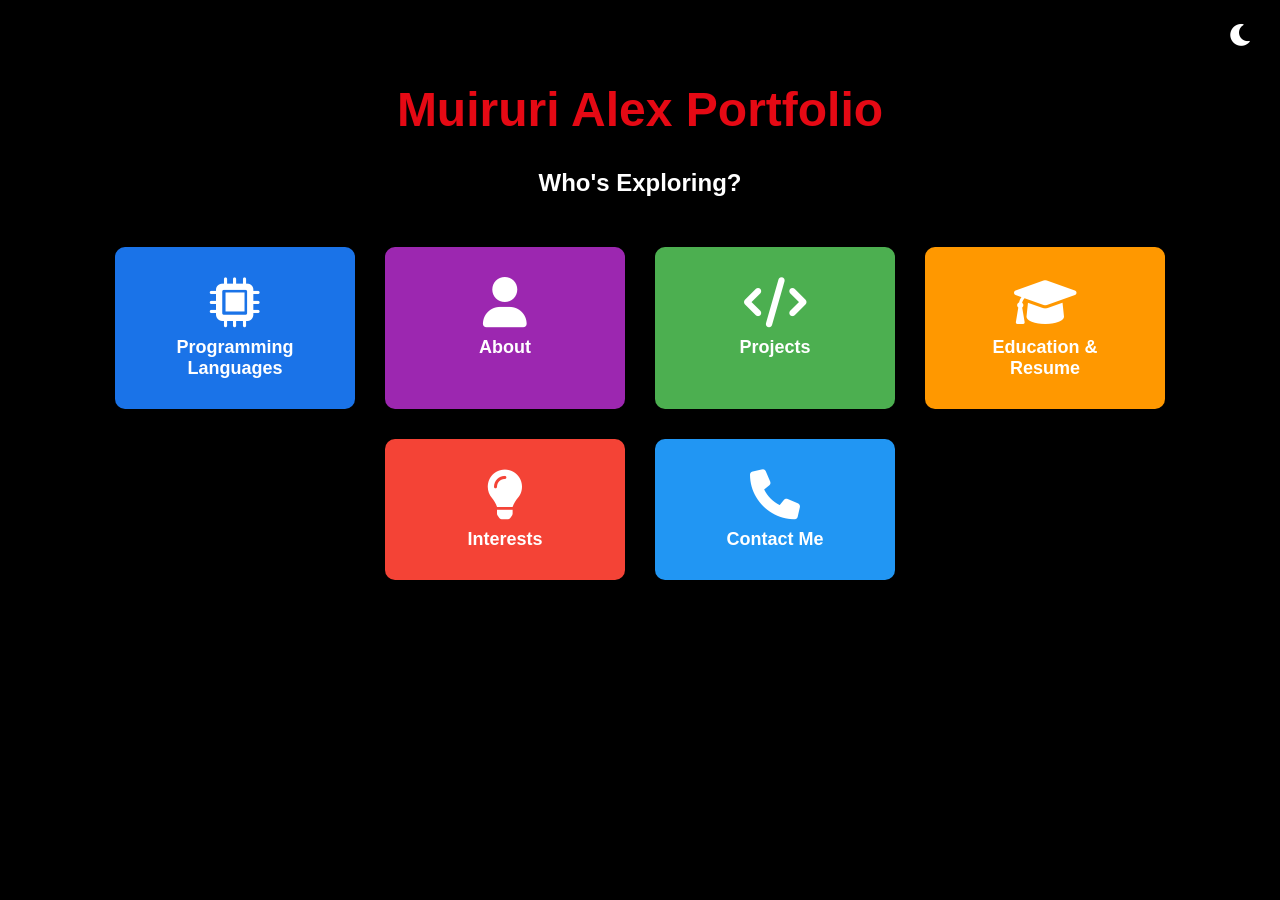
<file: index.html>
<!DOCTYPE html>
<html lang="en">
<head>
    <!-- Meta tags for character encoding and responsive design -->
    <meta charset="UTF-8">
    <meta name="viewport" content="width=device-width, initial-scale=1.0">
    <title>Muiruri Alex Portfolio</title>

    <!-- Font Awesome CDN for using icons -->
    <link rel="stylesheet" href="https://cdnjs.cloudflare.com/ajax/libs/font-awesome/6.0.0/css/all.min.css">

    <!-- Internal CSS styles for layout and theme -->
    <style>
        /* General body styles */
        body {
            background-color: black;
            color: white;
            font-family: Arial, sans-serif;
            text-align: center;
            margin: 0;
            padding: 0;
            transition: background 0.3s, color 0.3s;
        }

        /* Container for entire page content */
        .container {
            padding: 50px;
        }

        /* Main heading style */
        h1 {
            color: #e50914;
            font-size: 3rem;
            text-shadow: 2px 2px 4px rgba(0,0,0,0.5);
        }

        /* Flexbox layout for profile options */
        .profiles-container {
            display: flex;
            justify-content: center;
            gap: 30px;
            margin-top: 50px;
            flex-wrap: wrap;
        }

        /* Styling for each profile option */
        .profile {
            background-color: rgba(255, 255, 255, 0.1);
            padding: 30px;
            border-radius: 10px;
            text-align: center;
            cursor: pointer;
            transition: transform 0.3s, background 0.3s;
            width: 180px;
        }

        /* Hover effect for profile boxes */
        .profile:hover {
            transform: scale(1.1);
            background-color: rgba(255, 255, 255, 0.2);
        }

        /* Icon styling within profiles */
        .profile i {
            font-size: 50px;
            margin-bottom: 10px;
        }

        /* Text label under each icon */
        .profile span {
            display: block;
            font-size: 18px;
            font-weight: bold;
        }

        /* Theme toggle button styling (moon/sun icon) */
        .theme-toggle {
            position: absolute;
            top: 20px;
            right: 20px;
            font-size: 25px;
            cursor: pointer;
            background: none;
            border: none;
            color: white;
            transition: color 0.3s;
        }

        .theme-toggle:hover {
            color: #e50914;
        }

        /* Light mode background and text color overrides */
        body.light-mode {
            background-color: white;
            color: black;
        }

        /* Light mode for profile containers */
        body.light-mode .profile {
            background-color: rgba(0, 0, 0, 0.1);
        }

        /* Light mode hover effect */
        body.light-mode .profile:hover {
            background-color: rgba(0, 0, 0, 0.2);
        }

        /* Light mode theme icon color */
        body.light-mode .theme-toggle {
            color: black;
        }

    </style>
</head>
<body>

    <!-- Theme toggle button (switch between dark and light mode) -->
    <button class="theme-toggle" onclick="toggleTheme()">
        <i class="fas fa-moon"></i>
    </button>

    <!-- Main content container -->
    <div class="container">
        <!-- Portfolio header -->
        <h1>Muiruri Alex Portfolio</h1>

        <!-- Section title -->
        <h2>Who's Exploring?</h2>

        <!-- Grid of profile categories -->
        <div class="profiles-container">
            <!-- Profile 1: Programming Languages -->
            <div class="profile" style="background-color: #1a73e8;" onclick="location.href='languages.html';">
                <i class="fas fa-microchip"></i>
                <span>Programming Languages</span>
            </div>

            <!-- Profile 2: About -->
            <div class="profile" style="background-color: #9c27b0;" onclick="location.href='about.html';">
                <i class="fas fa-user"></i>
                <span>About</span>
            </div>

            <!-- Profile 3: Projects -->
            <div class="profile" style="background-color: #4caf50;" onclick="location.href='projects.html';">
                <i class="fas fa-code"></i>
                <span>Projects</span>
            </div>

            <!-- Profile 4: Education & Resume -->
            <div class="profile" style="background-color: #ff9800;" onclick="location.href='education.html';">
                <i class="fas fa-graduation-cap"></i>
                <span>Education & Resume</span>
            </div>

            <!-- Profile 5: Interests -->
            <div class="profile" style="background-color: #f44336;" onclick="location.href='interests.html';">
                <i class="fas fa-lightbulb"></i>
                <span>Interests</span>
            </div>

            <!-- Profile 6: Contact Me -->
            <div class="profile" style="background-color: #2196F3;" onclick="location.href='contact.html';">
                <i class="fas fa-phone"></i>
                <span>Contact Me</span>
            </div>
        </div>
    </div>

    <!-- JavaScript to toggle between light and dark theme -->
    <script>
        function toggleTheme() {
            // Toggle light-mode class on body
            document.body.classList.toggle('light-mode');

            // Change the icon (moon/sun) based on current theme
            let icon = document.querySelector('.theme-toggle i');
            if (document.body.classList.contains('light-mode')) {
                icon.classList.remove('fa-moon');
                icon.classList.add('fa-sun');
            } else {
                icon.classList.remove('fa-sun');
                icon.classList.add('fa-moon');
            }
        }
    </script>

</body>
</html>
</file>
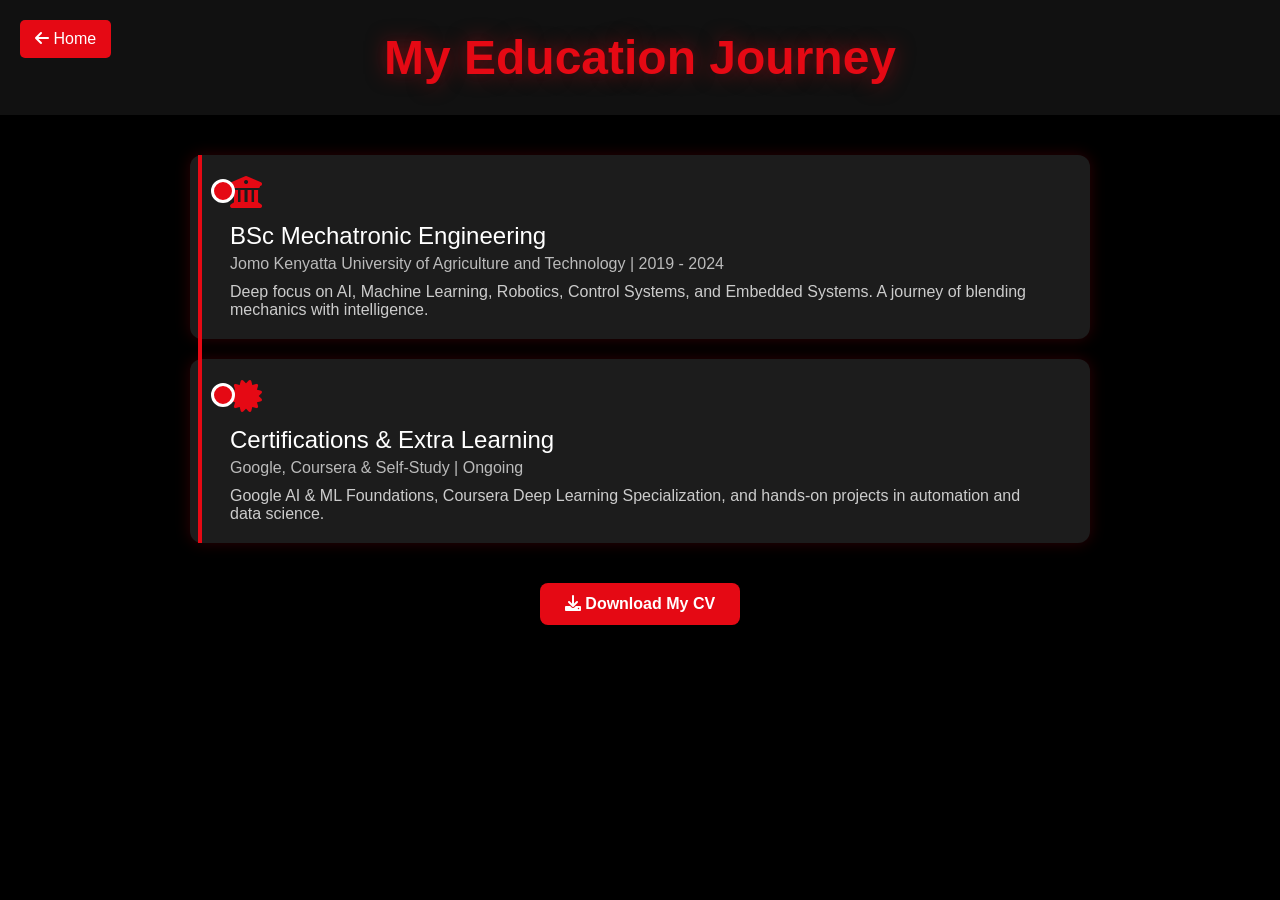
<file: education.html>
<!DOCTYPE html>
<html lang="en">
<head>
  <meta charset="UTF-8" />
  <meta name="viewport" content="width=device-width, initial-scale=1.0"/>
  <title>Education - Muiruri Alex</title>
  <link rel="stylesheet" href="https://cdnjs.cloudflare.com/ajax/libs/font-awesome/6.0.0/css/all.min.css"/>
  <style>
    body {
      background-color: #000;
      color: #fff;
      font-family: 'Helvetica Neue', sans-serif;
      margin: 0;
      padding: 0;
    }

    header {
      background-color: #111;
      padding: 30px 0;
      text-align: center;
    }

    header h1 {
      color: #e50914;
      font-size: 3rem;
      text-shadow: 0 0 20px rgba(229, 9, 20, 0.5);
      margin: 0;
    }

    /* Vertical Timeline Container */
    .timeline {
      position: relative;
      max-width: 900px;
      margin: 40px auto;
      padding: 0 20px;
    }

    /* The vertical line */
    .timeline::after {
      content: '';
      position: absolute;
      width: 4px;
      background-color: #e50914;
      top: 0;
      bottom: 0;
      left: 30px;
      margin-left: -2px;
    }

    /* Container for each entry */
    .timeline-item {
      padding: 20px 40px;
      position: relative;
      background: #1c1c1c;
      border-radius: 12px;
      margin: 20px 0;
      box-shadow: 0 0 15px rgba(229, 9, 20, 0.2);
      transition: transform 0.3s;
    }

    .timeline-item:hover {
      transform: scale(1.02);
    }

    /* Circle indicator */
    .timeline-item::before {
      content: '';
      position: absolute;
      width: 18px;
      height: 18px;
      right: auto;
      left: 21px;
      background-color: #e50914;
      border: 3px solid #fff;
      border-radius: 50%;
      top: 24px;
      z-index: 1;
    }

    .timeline-icon {
      font-size: 2rem;
      color: #e50914;
      margin-bottom: 10px;
    }

    .timeline-title {
      font-size: 1.5rem;
      color: #fff;
      margin-bottom: 5px;
    }

    .timeline-subtitle {
      font-size: 1rem;
      color: #bbb;
      margin-bottom: 10px;
    }

    .timeline-description {
      color: #ccc;
      font-size: 1rem;
    }

    /* Download button */
    .download-btn {
      display: inline-block;
      margin: 40px auto;
      background-color: #e50914;
      color: #fff;
      padding: 12px 25px;
      border-radius: 8px;
      text-decoration: none;
      font-weight: bold;
      transition: background-color 0.3s ease;
      display: block;
      text-align: center;
      max-width: fit-content;
    }

    .download-btn:hover {
      background-color: #b20710;
    }

    /* Back button */
    .back-btn {
      position: fixed;
      top: 20px;
      left: 20px;
      color: white;
      background-color: #e50914;
      padding: 10px 15px;
      text-decoration: none;
      border-radius: 5px;
    }

    .back-btn:hover {
      background-color: #b20710;
    }

    /* Responsive adjustments */
    @media screen and (max-width: 600px) {
      .timeline::after {
        left: 20px;
      }

      .timeline-item {
        padding-left: 50px;
        padding-right: 20px;
      }

      .timeline-item::before {
        left: 12px;
      }
    }
  </style>
</head>
<body>
  <!-- Navigation Back Button -->
  <a href="index.html" class="back-btn"><i class="fas fa-arrow-left"></i> Home</a>

  <!-- Page Header -->
  <header>
    <h1>My Education Journey</h1>
  </header>

  <!-- Timeline Section -->
  <div class="timeline">
    <!-- University Entry -->
    <div class="timeline-item">
      <div class="timeline-icon"><i class="fas fa-university"></i></div>
      <div class="timeline-title">BSc Mechatronic Engineering</div>
      <div class="timeline-subtitle">Jomo Kenyatta University of Agriculture and Technology | 2019 - 2024</div>
      <div class="timeline-description">
        Deep focus on AI, Machine Learning, Robotics, Control Systems, and Embedded Systems. A journey of blending mechanics with intelligence.
      </div>
    </div>

    <!-- Certifications Entry -->
    <div class="timeline-item">
      <div class="timeline-icon"><i class="fas fa-certificate"></i></div>
      <div class="timeline-title">Certifications & Extra Learning</div>
      <div class="timeline-subtitle">Google, Coursera & Self-Study | Ongoing</div>
      <div class="timeline-description">
        Google AI & ML Foundations, Coursera Deep Learning Specialization, and hands-on projects in automation and data science.
      </div>
    </div>
  </div>

  <!-- Download Resume -->
  <a class="download-btn" href="ALEX NGECHU MUIRURI - Resume.pdf" download>
    <i class="fas fa-download"></i> Download My CV
  </a>
</body>
</html>
</file>
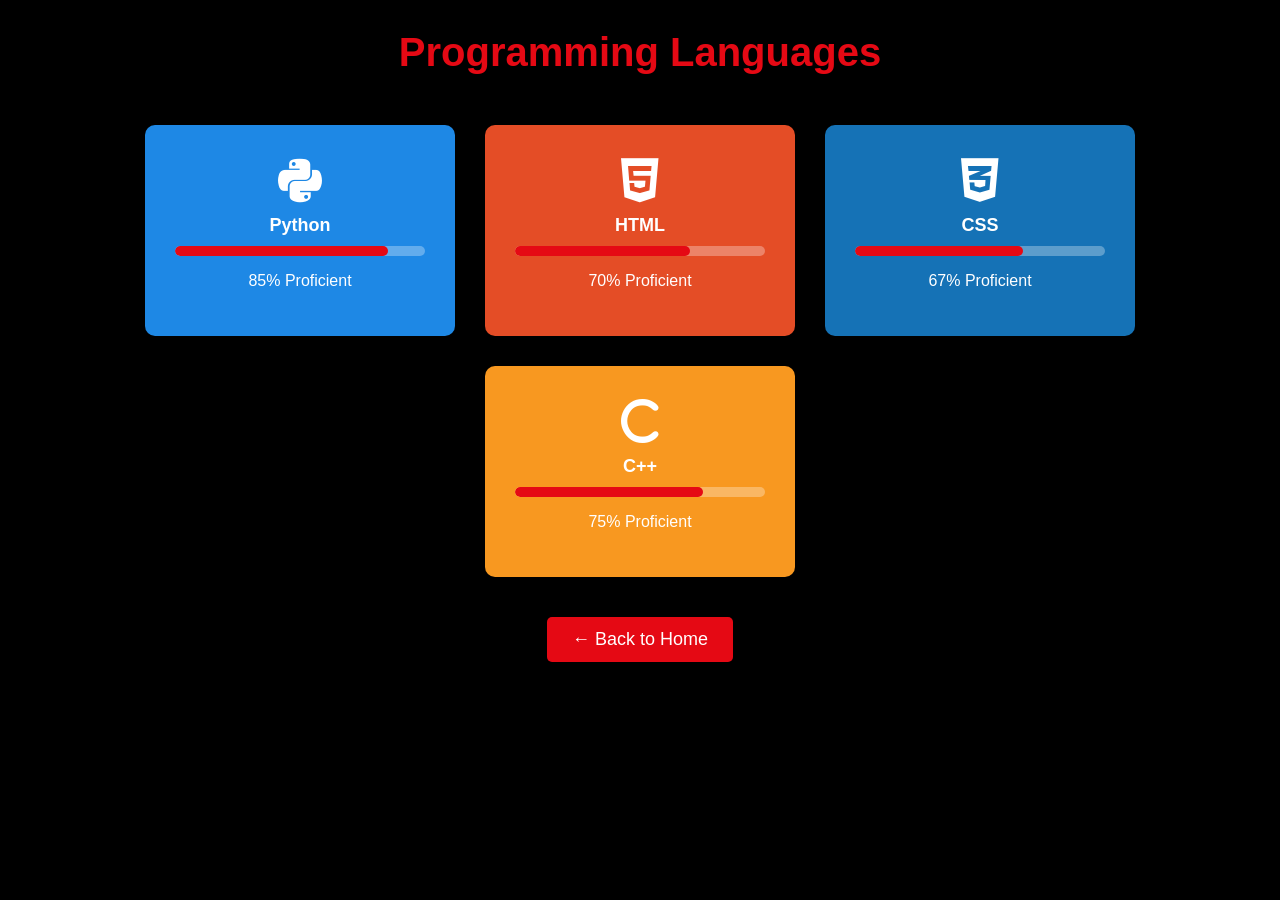
<file: languages.html>
<!DOCTYPE html>
<html lang="en">
<head>
    <!-- Meta settings for character encoding and responsive design -->
    <meta charset="UTF-8">
    <meta name="viewport" content="width=device-width, initial-scale=1.0">
    
    <!-- Page title -->
    <title>Programming Languages | Muiruri Alex</title>

    <!-- Font Awesome for icons -->
    <link rel="stylesheet" href="https://cdnjs.cloudflare.com/ajax/libs/font-awesome/6.0.0/css/all.min.css">

    <!-- Internal CSS styling -->
    <style>
        /* Basic body styling */
        body {
            background-color: black;
            color: white;
            font-family: Arial, sans-serif;
            text-align: center;
            margin: 0;
            padding: 0;
        }

        /* Page title styling */
        h1 {
            color: #e50914;
            font-size: 2.5rem;
            text-shadow: 2px 2px 4px rgba(0,0,0,0.5);
            margin-top: 30px;
        }

        /* Container for all language cards */
        .languages-container {
            display: flex;
            justify-content: center;
            gap: 30px;
            margin-top: 50px;
            flex-wrap: wrap;
        }

        /* Styling each individual language card */
        .language-card {
            background-color: rgba(255, 255, 255, 0.1);
            padding: 30px;
            border-radius: 10px;
            text-align: center;
            cursor: pointer;
            transition: transform 0.3s, background 0.3s;
            width: 250px;
        }

        /* Hover effect for language cards */
        .language-card:hover {
            transform: scale(1.1);
            background-color: rgba(255, 255, 255, 0.2);
        }

        /* Icon styling inside the cards */
        .language-card i {
            font-size: 50px;
            margin-bottom: 10px;
        }

        /* Language name text styling */
        .language-card span {
            display: block;
            font-size: 18px;
            font-weight: bold;
            margin-bottom: 10px;
        }

        /* Proficiency bar background */
        .proficiency-bar {
            background-color: rgba(255, 255, 255, 0.3);
            height: 10px;
            width: 100%;
            border-radius: 5px;
            position: relative;
            overflow: hidden;
        }

        /* Proficiency level indicator (the fill) */
        .proficiency-level {
            height: 100%;
            background-color: #e50914;
            border-radius: 5px;
            transition: width 1.5s ease-in-out;
        }

        /* Back button to return to home */
        .back-btn {
            margin-top: 40px;
            font-size: 18px;
            color: white;
            text-decoration: none;
            padding: 12px 25px;
            border-radius: 5px;
            transition: 0.3s;
            display: inline-block;
            background: #e50914;
        }

        /* Hover effect for back button */
        .back-btn:hover {
            background-color: white;
            color: black;
        }
    </style>
</head>
<body>

    <!-- Page header -->
    <h1>Programming Languages</h1>

    <!-- Container holding all programming language cards -->
    <div class="languages-container">

        <!-- Python card -->
        <div class="language-card" style="background-color: #1e88e5;">
            <i class="fab fa-python"></i>
            <span>Python</span>
            <div class="proficiency-bar">
                <div class="proficiency-level" style="width: 85%;"></div>
            </div>
            <p>85% Proficient</p>
        </div>

        <!-- HTML card -->
        <div class="language-card" style="background-color: #e44d26;">
            <i class="fab fa-html5"></i>
            <span>HTML</span>
            <div class="proficiency-bar">
                <div class="proficiency-level" style="width: 70%;"></div>
            </div>
            <p>70% Proficient</p>
        </div>

        <!-- CSS card -->
        <div class="language-card" style="background-color: #1572b6;">
            <i class="fab fa-css3-alt"></i>
            <span>CSS</span>
            <div class="proficiency-bar">
                <div class="proficiency-level" style="width: 67%;"></div>
            </div>
            <p>67% Proficient</p>
        </div>

        <!-- C++ card -->
        <div class="language-card" style="background-color: #f89820;">
            <i class="fas fa-c"></i>
            <span>C++</span>
            <div class="proficiency-bar">
                <div class="proficiency-level" style="width: 75%;"></div>
            </div>
            <p>75% Proficient</p>
        </div>

    </div>

    <!-- Back button that takes user to home page -->
    <a href="index.html" class="back-btn">← Back to Home</a>

</body>
</html>
</file>
